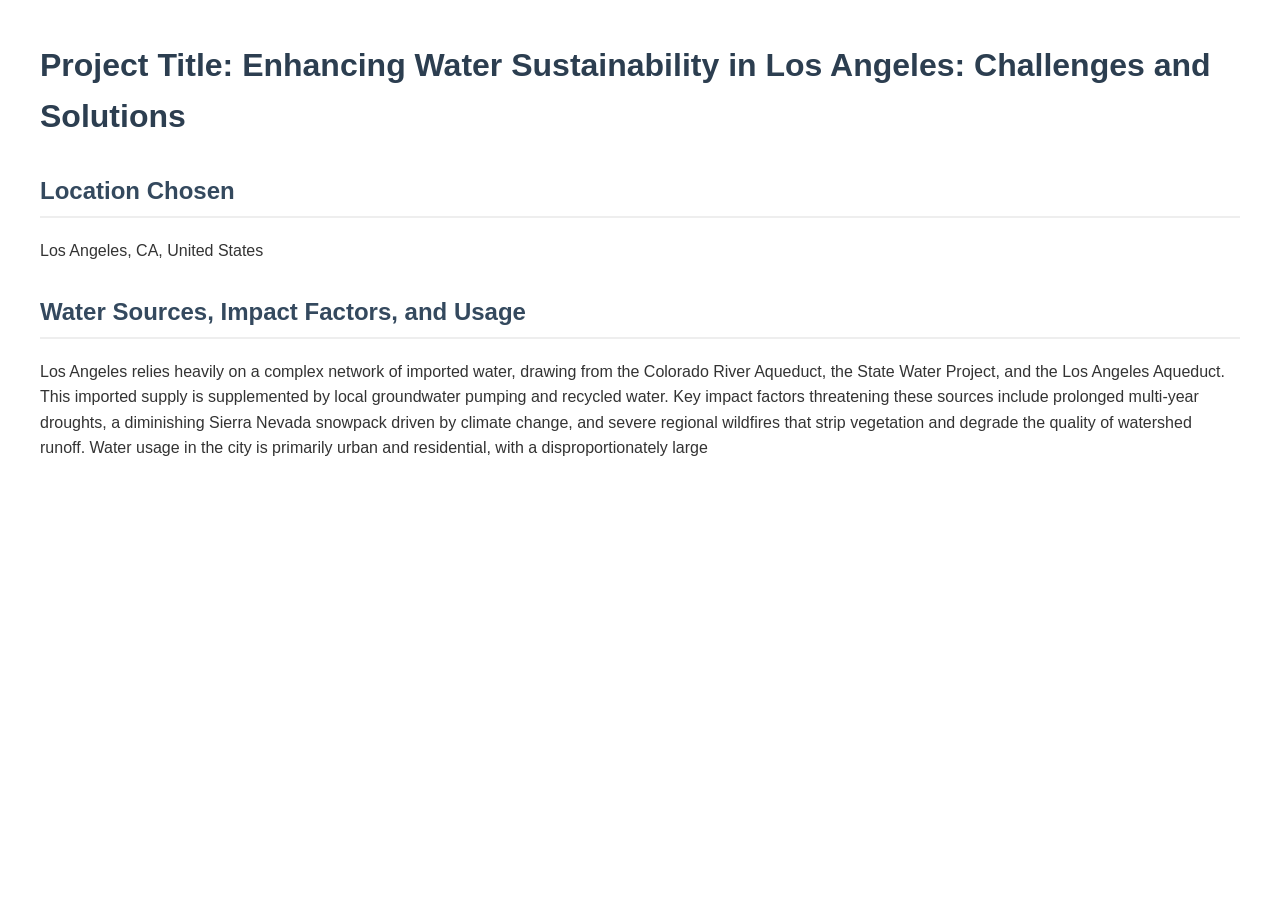
<file: index.html/index.html>
<!DOCTYPE html>
<html lang="en">
<head>
    <meta charset="UTF-8">
    <meta name="viewport" content="width=device-width, initial-scale=1.0">
    <title>Enhancing Water Sustainability in Los Angeles</title>
    <style>
        body {
            font-family: Arial, sans-serif;
            line-height: 1.6;
            margin: 40px;
            color: #333;
        }
        h1 {
            color: #2c3e50;
        }
        h2 {
            color: #34495e;
            margin-top: 30px;
            border-bottom: 2px solid #eee;
            padding-bottom: 5px;
        }
            color: #2980b9;
        }
        p {
            margin-bottom: 15px;
        }
    </style>
</head>
<body>

    <h1>Project Title: Enhancing Water Sustainability in Los Angeles: Challenges and Solutions</h1>

    <h2>Location Chosen</h2>
    <p>Los Angeles, CA, United States</p>

    <h2>Water Sources, Impact Factors, and Usage</h2>
    <p>Los Angeles relies heavily on a complex network of imported water, drawing from the Colorado River Aqueduct, the State Water Project, and the Los Angeles Aqueduct. This imported supply is supplemented by local groundwater pumping and recycled water. Key impact factors threatening these sources include prolonged multi-year droughts, a diminishing Sierra Nevada snowpack driven by climate change, and severe regional wildfires that strip vegetation and degrade the quality of watershed runoff. Water usage in the city is primarily urban and residential, with a disproportionately large
</file>
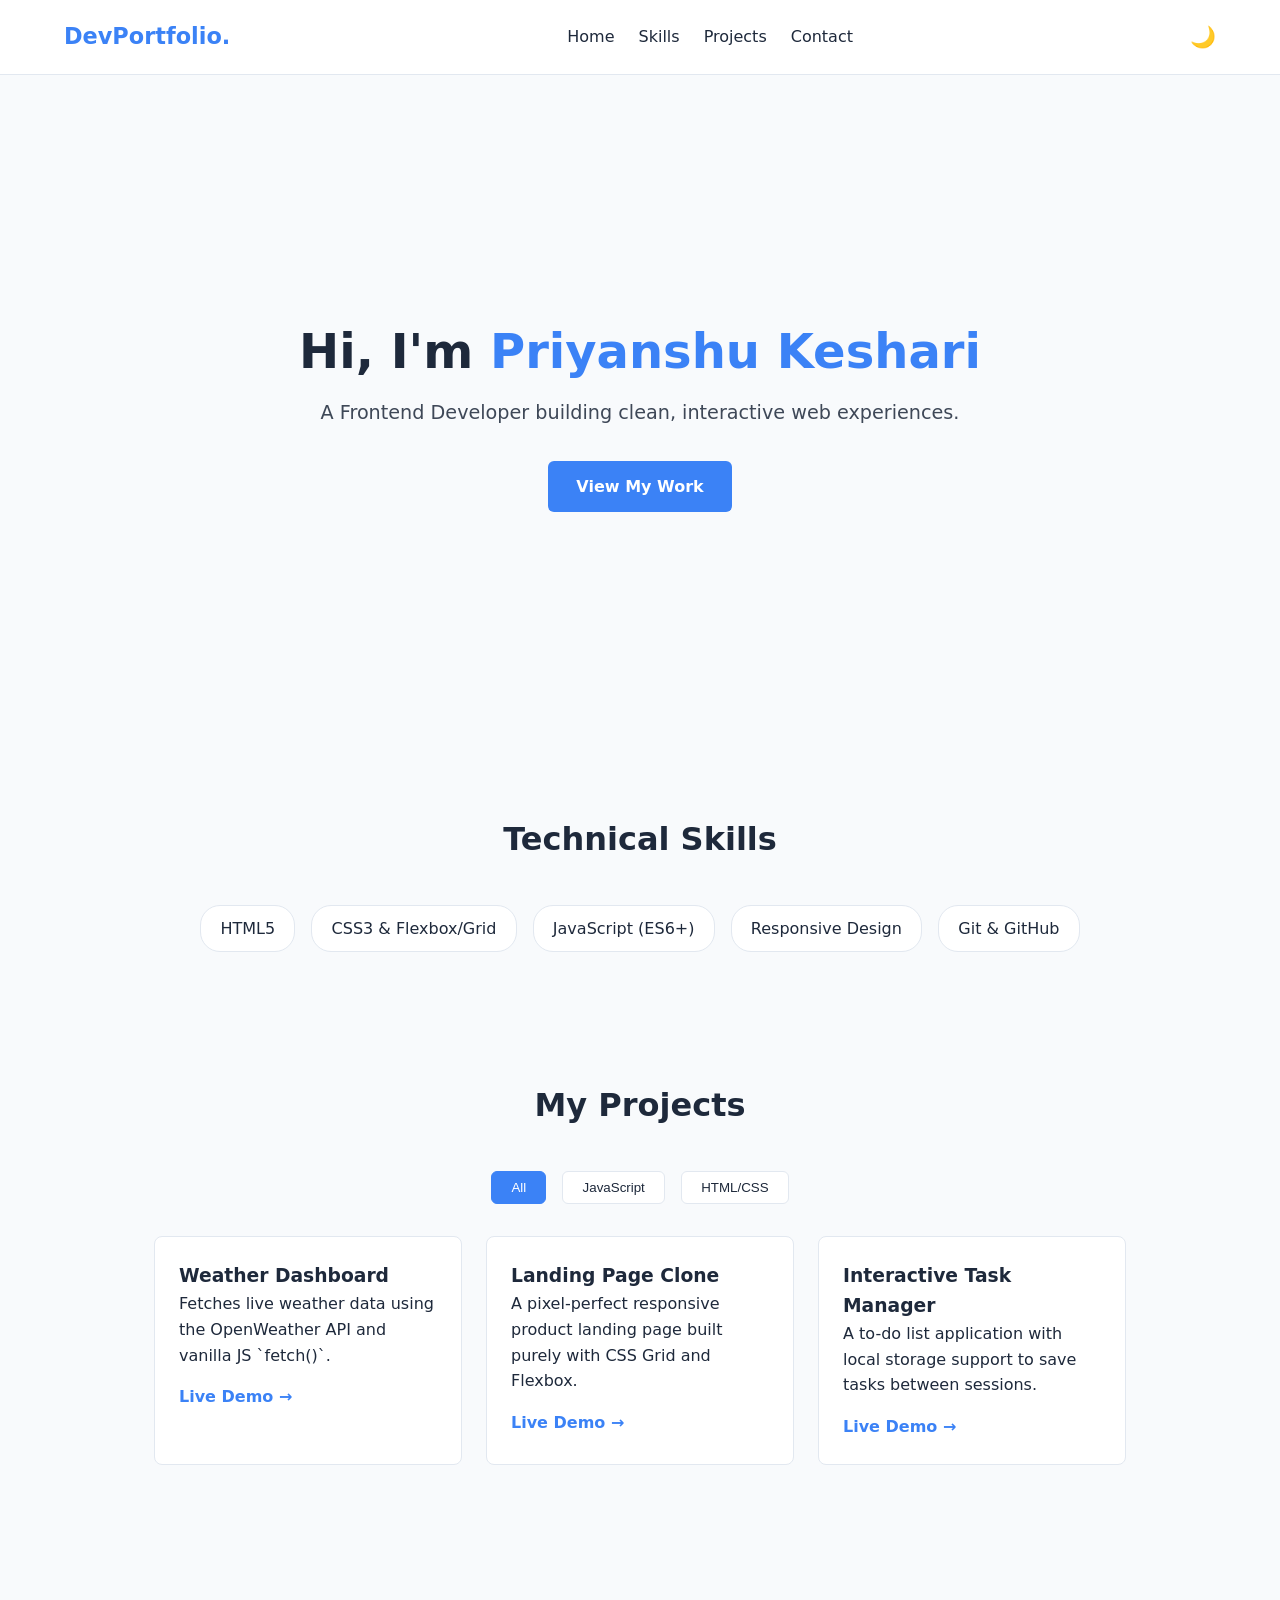
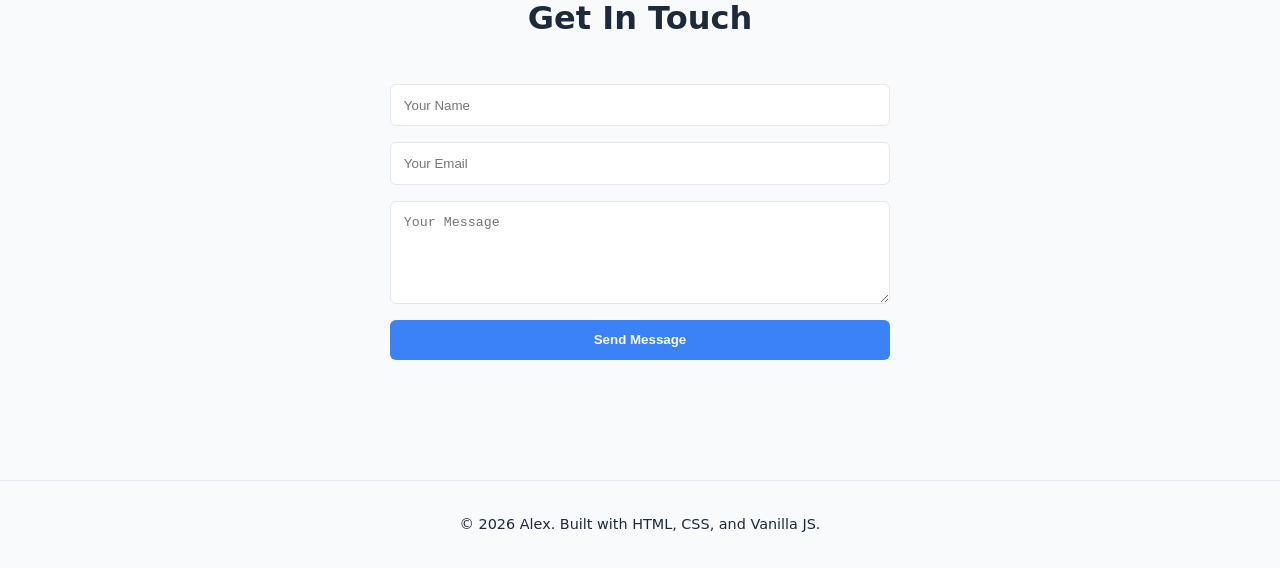
<file: index.html/index1.html>
<!DOCTYPE html>
<html lang="en">
<head>
  <meta charset="UTF-8">
  <meta name="viewport" content="width=device-width, initial-scale=1.0">
  <title>My Developer Portfolio</title>
  <link rel="stylesheet" href="style.css">
</head>
<body>

  <!-- Navigation -->
  <header class="navbar">
    <div class="logo">DevPortfolio.</div>
    <nav>
      <ul class="nav-links">
        <li><a href="#home">Home</a></li>
        <li><a href="#skills">Skills</a></li>
        <li><a href="#projects">Projects</a></li>
        <li><a href="#contact">Contact</a></li>
      </ul>
    </nav>
    <button id="theme-toggle" aria-label="Toggle Dark Mode">🌙</button>
  </header>

  <!-- Hero Section -->
  <section id="home" class="hero">
    <div class="hero-content">
      <h1>Hi, I'm <span class="highlight">Priyanshu Keshari</span></h1>
      <p class="subtitle">A Frontend Developer building clean, interactive web experiences.</p>
      <a href="#projects" class="btn">View My Work</a>
    </div>
  </section>

  <!-- Skills Section -->
  <section id="skills" class="section">
    <h2>Technical Skills</h2>
    <div class="skills-container">
      <div class="skill-badge">HTML5</div>
      <div class="skill-badge">CSS3 & Flexbox/Grid</div>
      <div class="skill-badge">JavaScript (ES6+)</div>
      <div class="skill-badge">Responsive Design</div>
      <div class="skill-badge">Git & GitHub</div>
    </div>
  </section>

  <!-- Projects Section -->
  <section id="projects" class="section">
    <h2>My Projects</h2>
    
    <!-- Filter Buttons (Powered by JS) -->
    <div class="filter-buttons">
      <button class="filter-btn active" data-filter="all">All</button>
      <button class="filter-btn" data-filter="js">JavaScript</button>
      <button class="filter-btn" data-filter="css">HTML/CSS</button>
    </div>

    <!-- Project Grid -->
    <div class="project-grid">
      <div class="project-card" data-category="js">
        <h3>Weather Dashboard</h3>
        <p>Fetches live weather data using the OpenWeather API and vanilla JS `fetch()`.</p>
        <a href="#" class="project-link">Live Demo →</a>
      </div>

      <div class="project-card" data-category="css">
        <h3>Landing Page Clone</h3>
        <p>A pixel-perfect responsive product landing page built purely with CSS Grid and Flexbox.</p>
        <a href="#" class="project-link">Live Demo →</a>
      </div>

      <div class="project-card" data-category="js">
        <h3>Interactive Task Manager</h3>
        <p>A to-do list application with local storage support to save tasks between sessions.</p>
        <a href="#" class="project-link">Live Demo →</a>
      </div>
    </div>
  </section>

  <!-- Contact Section -->
  <section id="contact" class="section">
    <h2>Get In Touch</h2>
    <form id="contact-form" class="contact-form">
      <input type="text" id="name" placeholder="Your Name" required>
      <input type="email" id="email" placeholder="Your Email" required>
      <textarea id="message" rows="5" placeholder="Your Message" required></textarea>
      <button type="submit" class="btn">Send Message</button>
      <p id="form-feedback" class="feedback-msg"></p>
    </form>
  </section>

  <footer>
    <p>© 2026 Alex. Built with HTML, CSS, and Vanilla JS.</p>
  </footer>

  <script src="script.js"></script>
</body>
</html>
</file>
<file: index.html/style.css>
/* CSS Variables for Light/Dark Mode */
:root {
  --bg-color: #f8fafc;
  --card-bg: #ffffff;
  --text-color: #1e293b;
  --accent-color: #3b82f6;
  --border-color: #e2e8f0;
}

body.dark-mode {
  --bg-color: #0f172a;
  --card-bg: #1e293b;
  --text-color: #f1f5f9;
  --accent-color: #60a5fa;
  --border-color: #334155;
}

/* Base Reset */
* {
  margin: 0;
  padding: 0;
  box-sizing: border-box;
  scroll-behavior: smooth;
}

body {
  font-family: system-ui, -apple-system, sans-serif;
  background-color: var(--bg-color);
  color: var(--text-color);
  line-height: 1.6;
  transition: background-color 0.3s, color 0.3s;
}

/* Navbar */
.navbar {
  display: flex;
  justify-content: space-between;
  align-items: center;
  padding: 1.2rem 5%;
  background-color: var(--card-bg);
  border-bottom: 1px solid var(--border-color);
  position: sticky;
  top: 0;
  z-index: 100;
}

.logo {
  font-size: 1.4rem;
  font-weight: 700;
  color: var(--accent-color);
}

.nav-links {
  display: flex;
  list-style: none;
  gap: 1.5rem;
}

.nav-links a {
  text-decoration: none;
  color: var(--text-color);
  font-weight: 500;
}

.nav-links a:hover {
  color: var(--accent-color);
}

#theme-toggle {
  background: none;
  border: none;
  font-size: 1.3rem;
  cursor: pointer;
}

/* Hero Section */
.hero {
  min-height: 75vh;
  display: flex;
  align-items: center;
  justify-content: center;
  text-align: center;
  padding: 0 5%;
}

.hero h1 {
  font-size: 3rem;
  margin-bottom: 0.5rem;
}

.highlight {
  color: var(--accent-color);
}

.subtitle {
  font-size: 1.2rem;
  margin-bottom: 2rem;
  opacity: 0.85;
}

.btn {
  display: inline-block;
  background-color: var(--accent-color);
  color: #fff;
  padding: 0.8rem 1.8rem;
  border-radius: 6px;
  text-decoration: none;
  font-weight: 600;
  border: none;
  cursor: pointer;
}

/* Sections */
.section {
  padding: 4rem 5%;
  max-width: 1100px;
  margin: 0 auto;
}

.section h2 {
  text-align: center;
  font-size: 2rem;
  margin-bottom: 2.5rem;
}

/* Skills */
.skills-container {
  display: flex;
  flex-wrap: wrap;
  justify-content: center;
  gap: 1rem;
}

.skill-badge {
  background-color: var(--card-bg);
  border: 1px solid var(--border-color);
  padding: 0.6rem 1.2rem;
  border-radius: 20px;
  font-weight: 500;
}

/* Projects & Filters */
.filter-buttons {
  display: flex;
  justify-content: center;
  gap: 1rem;
  margin-bottom: 2rem;
}

.filter-btn {
  padding: 0.5rem 1.2rem;
  border: 1px solid var(--border-color);
  background: var(--card-bg);
  color: var(--text-color);
  border-radius: 6px;
  cursor: pointer;
}

.filter-btn.active {
  background: var(--accent-color);
  color: #fff;
  border-color: var(--accent-color);
}

.project-grid {
  display: grid;
  grid-template-columns: repeat(auto-fit, minmax(280px, 1fr));
  gap: 1.5rem;
}

.project-card {
  background-color: var(--card-bg);
  border: 1px solid var(--border-color);
  padding: 1.5rem;
  border-radius: 8px;
  transition: transform 0.2s;
}

.project-card:hover {
  transform: translateY(-5px);
}

.project-link {
  display: inline-block;
  margin-top: 1rem;
  color: var(--accent-color);
  text-decoration: none;
  font-weight: 600;
}

/* Contact Form */
.contact-form {
  max-width: 500px;
  margin: 0 auto;
  display: flex;
  flex-direction: column;
  gap: 1rem;
}

.contact-form input, 
.contact-form textarea {
  width: 100%;
  padding: 0.8rem;
  border: 1px solid var(--border-color);
  background-color: var(--card-bg);
  color: var(--text-color);
  border-radius: 6px;
}

.feedback-msg {
  text-align: center;
  font-weight: 500;
  color: var(--accent-color);
  margin-top: 0.5rem;
}

footer {
  text-align: center;
  padding: 2rem;
  border-top: 1px solid var(--border-color);
  margin-top: 2rem;
  font-size: 0.9rem;
}
</file>
